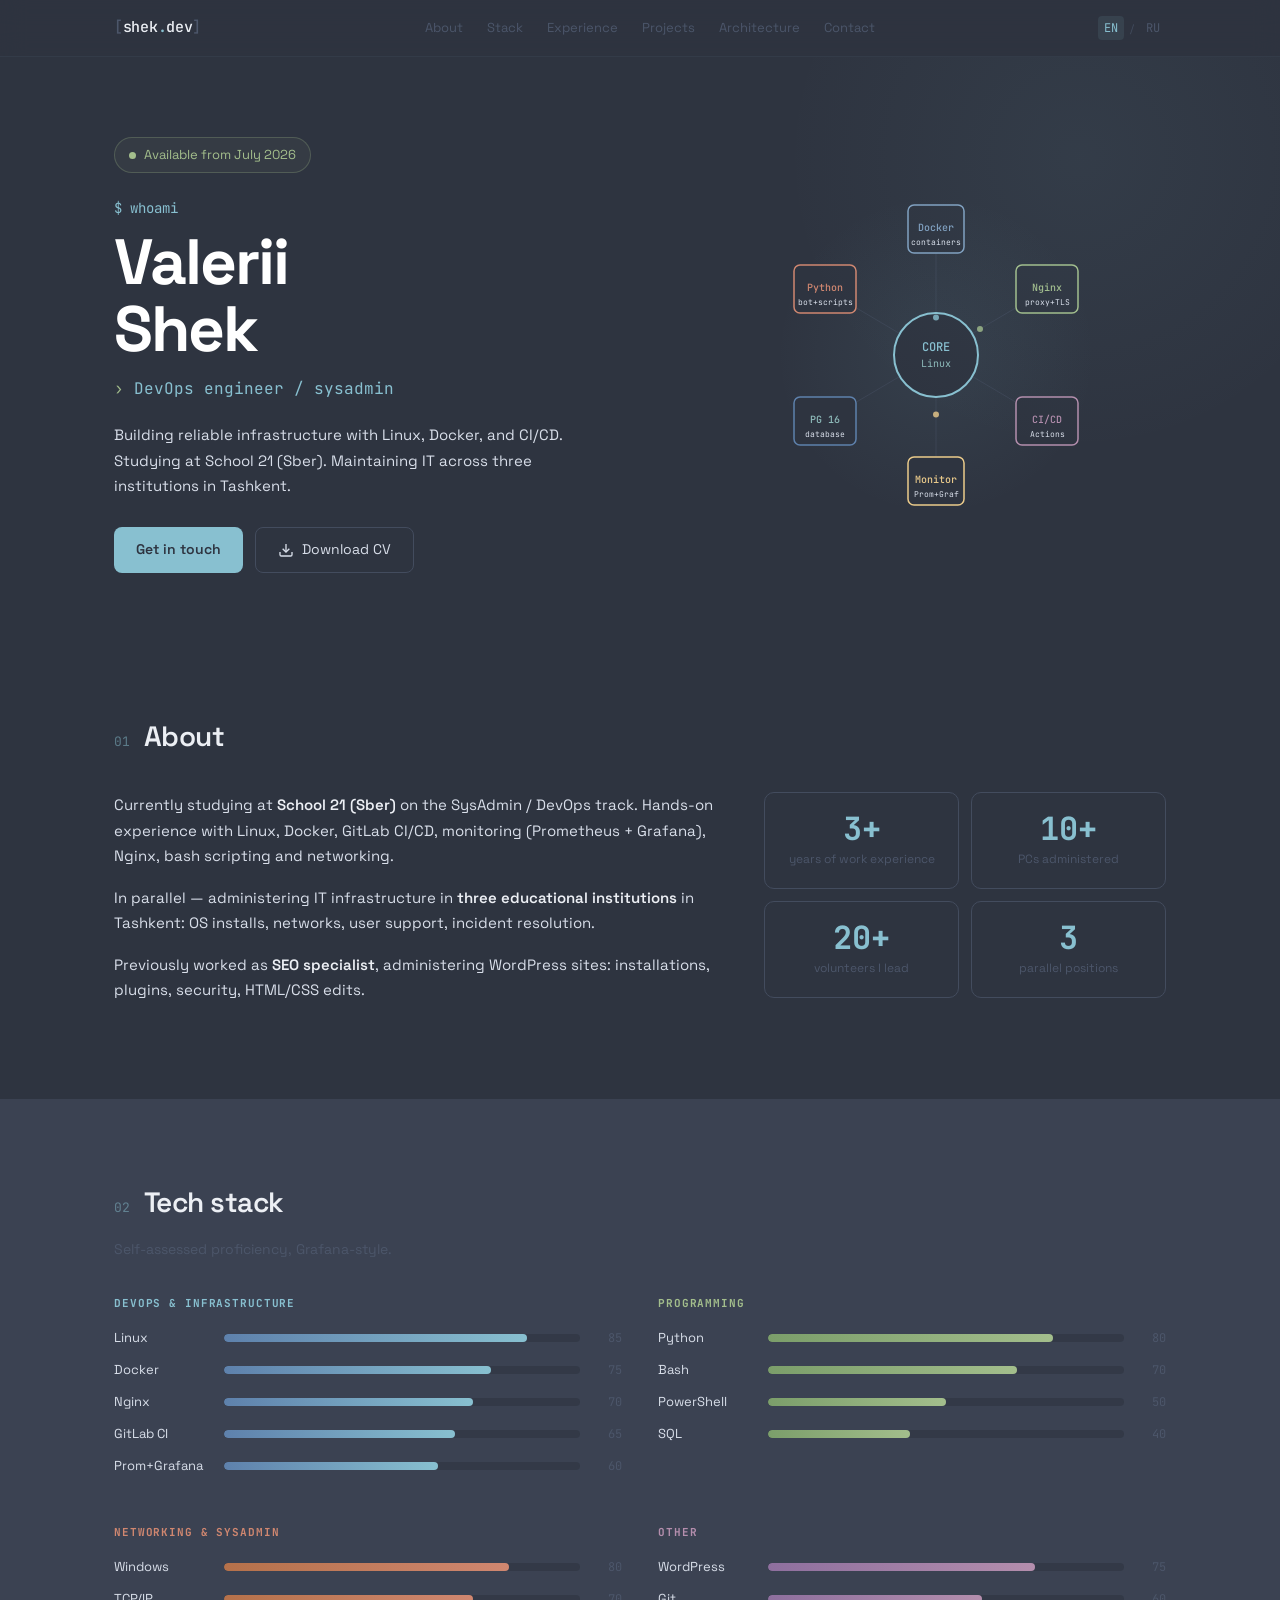
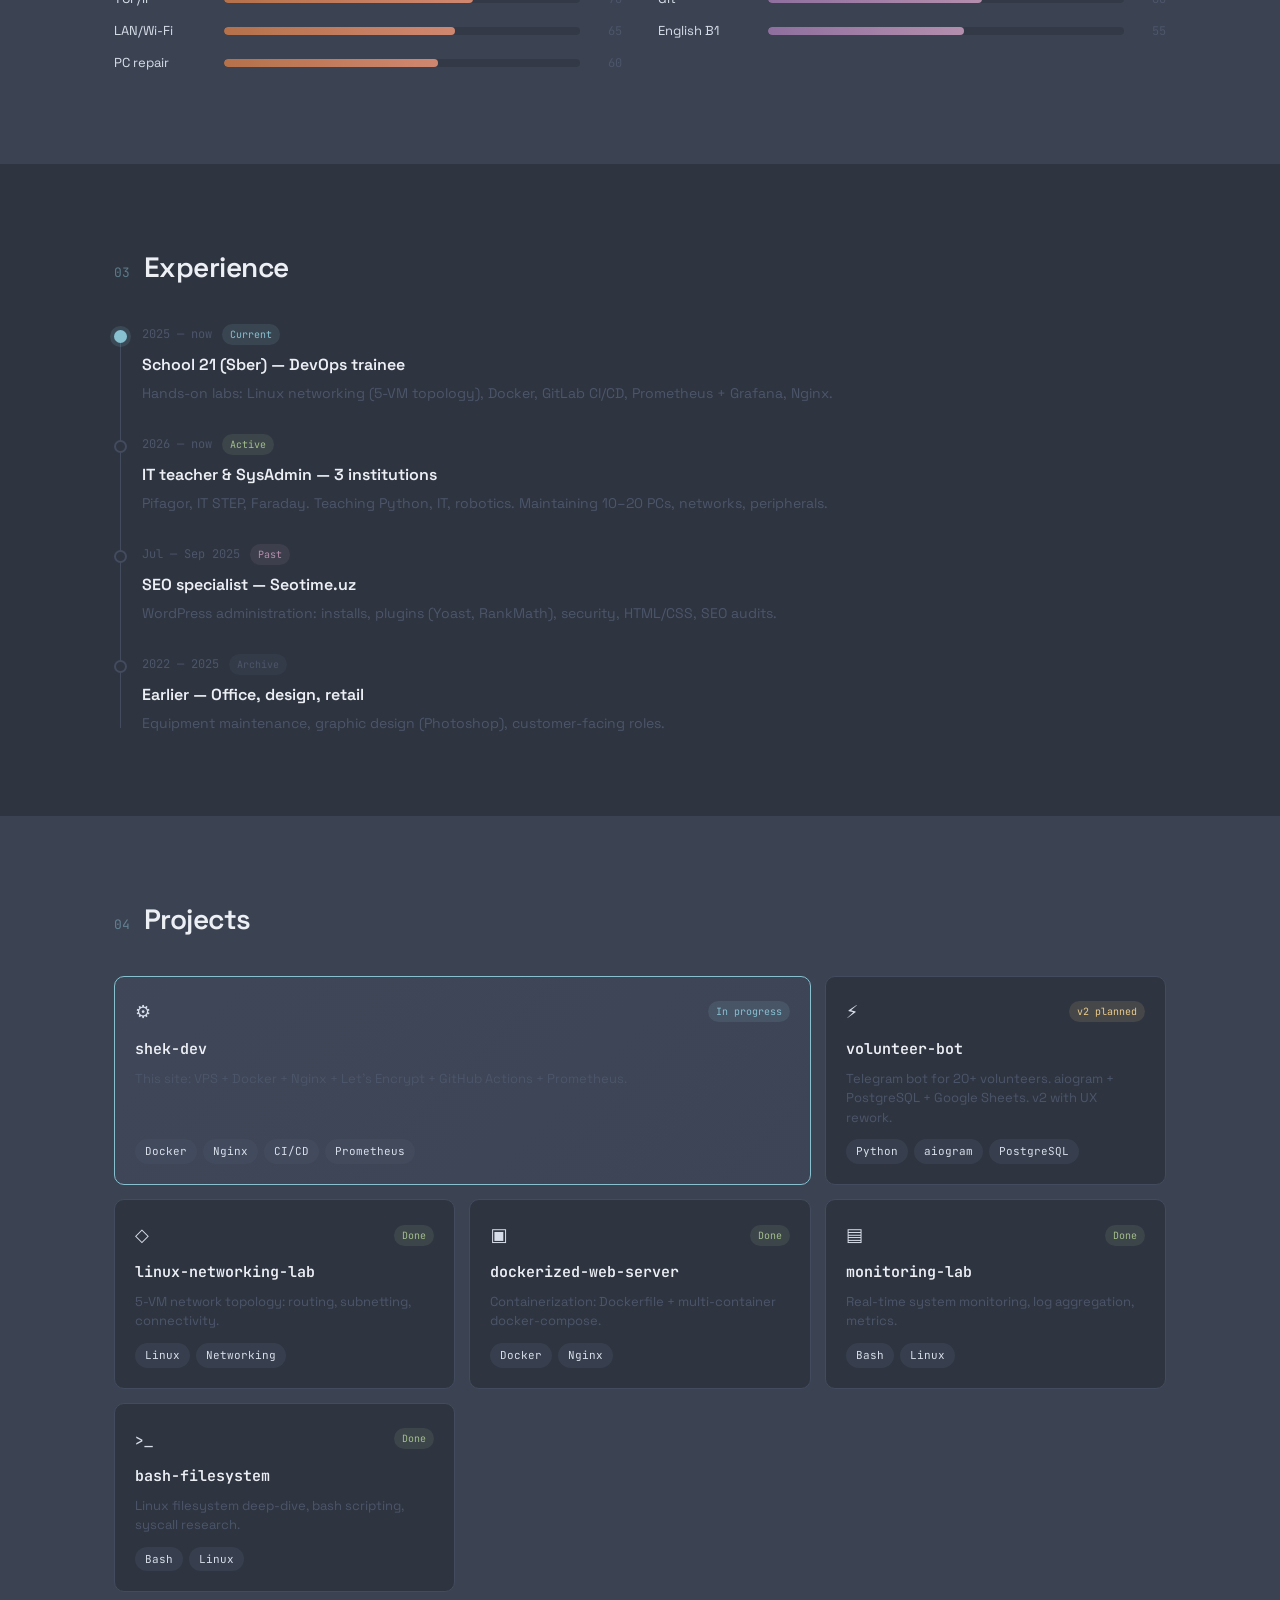
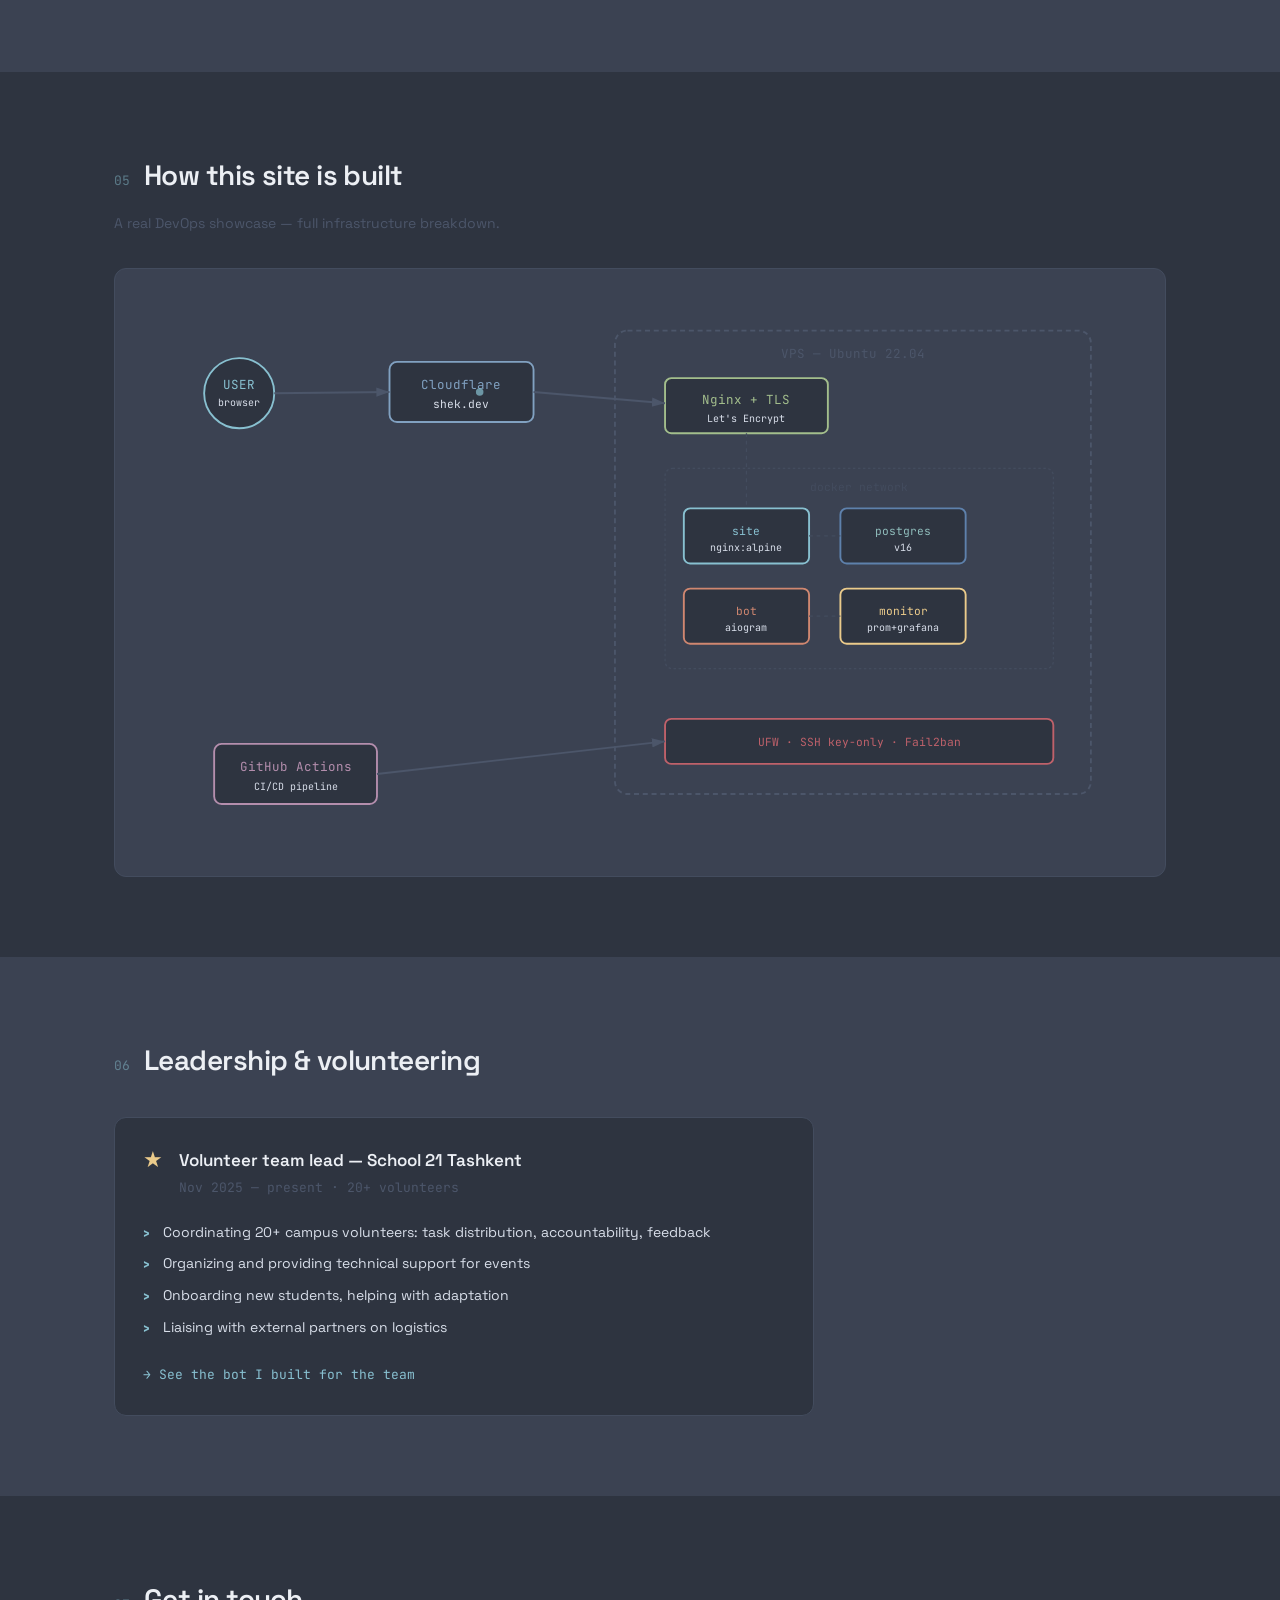
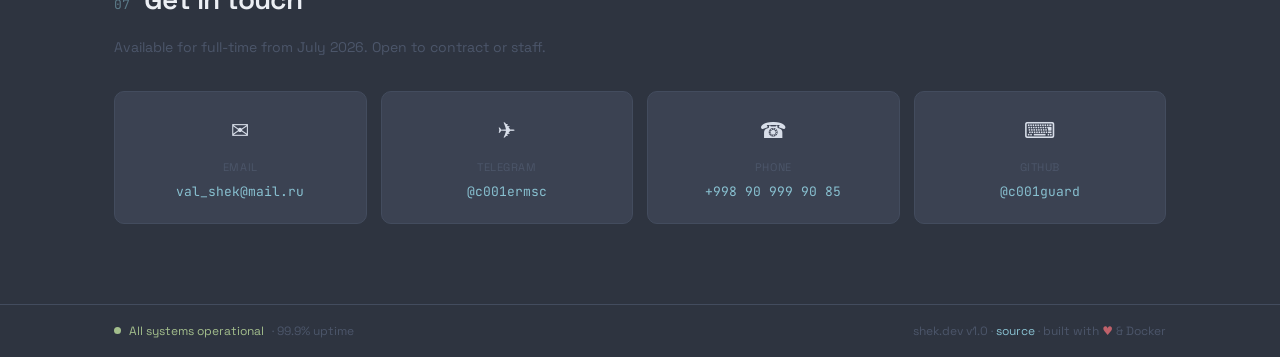
<file: site/public/index.html>
<!DOCTYPE html>
<html lang="en">
<head>
  <meta charset="UTF-8">
  <meta name="viewport" content="width=device-width, initial-scale=1.0">
  <meta name="description" content="Valerii Shek — DevOps Engineer. Self-hosted portfolio with Docker, CI/CD, monitoring.">
  <title>Valerii Shek — DevOps Engineer</title>
  <link rel="preconnect" href="https://fonts.googleapis.com">
  <link rel="preconnect" href="https://fonts.gstatic.com" crossorigin>
  <link href="https://fonts.googleapis.com/css2?family=JetBrains+Mono:wght@400;500&family=Space+Grotesk:wght@400;500;600;700&display=swap" rel="stylesheet">
  <link rel="stylesheet" href="styles.css">
</head>
<body>
  <header class="header" id="top">
    <div class="container header-inner">
      <a href="#top" class="logo"><span class="lo">[</span>shek<span class="ld">.</span>dev<span class="lo">]</span></a>
      <nav class="nav" id="nav">
        <a href="#about" data-i18n="nav.about">About</a>
        <a href="#stack" data-i18n="nav.stack">Stack</a>
        <a href="#exp" data-i18n="nav.exp">Experience</a>
        <a href="#projects" data-i18n="nav.projects">Projects</a>
        <a href="#arch" data-i18n="nav.arch">Architecture</a>
        <a href="#contact" data-i18n="nav.contact">Contact</a>
      </nav>
      <div class="lang" id="langSwitcher">
        <button class="lang-btn active" data-lang="en">EN</button>
        <span class="lang-sep">/</span>
        <button class="lang-btn" data-lang="ru">RU</button>
      </div>
    </div>
  </header>

  <section class="hero">
    <div class="hero-glow"></div>
    <div class="container hero-grid">
      <div class="hero-left">
        <div class="badge-avail"><span class="badge-dot"></span><span data-i18n="hero.avail">Available from July 2026</span></div>
        <p class="hero-cmd">$ whoami</p>
        <h1 class="hero-name">Valerii<br>Shek</h1>
        <p class="hero-role"><span class="hero-caret">›</span> <span data-i18n="hero.role">DevOps engineer / sysadmin</span></p>
        <p class="hero-desc" data-i18n="hero.desc">Building reliable infrastructure with Linux, Docker, and CI/CD. Studying at School 21 (Sber). Maintaining IT across three institutions in Tashkent.</p>
        <div class="hero-btns">
          <a href="#contact" class="btn-prim" data-i18n="hero.cta1">Get in touch</a>
          <a href="resume.pdf" class="btn-sec" download><svg width="16" height="16" viewBox="0 0 24 24" fill="none" stroke="currentColor" stroke-width="2"><path d="M21 15v4a2 2 0 01-2 2H5a2 2 0 01-2-2v-4"/><polyline points="7 10 12 15 17 10"/><line x1="12" y1="15" x2="12" y2="3"/></svg><span data-i18n="hero.cta2">Download CV</span></a>
        </div>
      </div>
      <div class="hero-right">
        <svg viewBox="0 0 360 360" class="hero-svg" role="img" aria-label="Infrastructure node graph">
          <defs>
            <radialGradient id="glow" cx="50%" cy="50%" r="50%"><stop offset="0%" stop-color="#88C0D0" stop-opacity="0.08"/><stop offset="100%" stop-color="#88C0D0" stop-opacity="0"/></radialGradient>
          </defs>
          <circle cx="180" cy="180" r="160" fill="url(#glow)"/>
          <g stroke="#434C5E" stroke-width="1" fill="none" opacity="0.6">
            <line x1="180" y1="180" x2="180" y2="55"/><line x1="180" y1="180" x2="290" y2="115"/>
            <line x1="180" y1="180" x2="290" y2="245"/><line x1="180" y1="180" x2="180" y2="305"/>
            <line x1="180" y1="180" x2="70" y2="245"/><line x1="180" y1="180" x2="70" y2="115"/>
          </g>
          <circle cx="180" cy="180" r="42" fill="#2E3440" stroke="#88C0D0" stroke-width="2"/>
          <text x="180" y="176" text-anchor="middle" fill="#88C0D0" font-family="JetBrains Mono" font-size="12" font-weight="500">CORE</text>
          <text x="180" y="192" text-anchor="middle" fill="#8FBCBB" font-family="JetBrains Mono" font-size="10">Linux</text>
          <g class="nd"><rect x="152" y="30" width="56" height="48" rx="6" fill="#2E3440" stroke="#81A1C1" stroke-width="1.5"/><text x="180" y="56" text-anchor="middle" fill="#81A1C1" font-family="JetBrains Mono" font-size="10" font-weight="500">Docker</text><text x="180" y="70" text-anchor="middle" fill="#D8DEE9" font-family="JetBrains Mono" font-size="8">containers</text></g>
          <g class="nd"><rect x="260" y="90" width="62" height="48" rx="6" fill="#2E3440" stroke="#A3BE8C" stroke-width="1.5"/><text x="291" y="116" text-anchor="middle" fill="#A3BE8C" font-family="JetBrains Mono" font-size="10" font-weight="500">Nginx</text><text x="291" y="130" text-anchor="middle" fill="#D8DEE9" font-family="JetBrains Mono" font-size="8">proxy+TLS</text></g>
          <g class="nd"><rect x="260" y="222" width="62" height="48" rx="6" fill="#2E3440" stroke="#B48EAD" stroke-width="1.5"/><text x="291" y="248" text-anchor="middle" fill="#B48EAD" font-family="JetBrains Mono" font-size="10" font-weight="500">CI/CD</text><text x="291" y="262" text-anchor="middle" fill="#D8DEE9" font-family="JetBrains Mono" font-size="8">Actions</text></g>
          <g class="nd"><rect x="152" y="282" width="56" height="48" rx="6" fill="#2E3440" stroke="#EBCB8B" stroke-width="1.5"/><text x="180" y="308" text-anchor="middle" fill="#EBCB8B" font-family="JetBrains Mono" font-size="10" font-weight="500">Monitor</text><text x="180" y="322" text-anchor="middle" fill="#D8DEE9" font-family="JetBrains Mono" font-size="8">Prom+Graf</text></g>
          <g class="nd"><rect x="38" y="222" width="62" height="48" rx="6" fill="#2E3440" stroke="#5E81AC" stroke-width="1.5"/><text x="69" y="248" text-anchor="middle" fill="#8FBCBB" font-family="JetBrains Mono" font-size="10" font-weight="500">PG 16</text><text x="69" y="262" text-anchor="middle" fill="#D8DEE9" font-family="JetBrains Mono" font-size="8">database</text></g>
          <g class="nd"><rect x="38" y="90" width="62" height="48" rx="6" fill="#2E3440" stroke="#D08770" stroke-width="1.5"/><text x="69" y="116" text-anchor="middle" fill="#D08770" font-family="JetBrains Mono" font-size="10" font-weight="500">Python</text><text x="69" y="130" text-anchor="middle" fill="#D8DEE9" font-family="JetBrains Mono" font-size="8">bot+scripts</text></g>
          <circle r="3" fill="#88C0D0" opacity="0.8"><animateMotion dur="3s" repeatCount="indefinite" path="M 180 55 L 180 180"/></circle>
          <circle r="3" fill="#A3BE8C" opacity="0.8"><animateMotion dur="3.5s" repeatCount="indefinite" path="M 290 115 L 180 180"/></circle>
          <circle r="3" fill="#EBCB8B" opacity="0.8"><animateMotion dur="4s" repeatCount="indefinite" path="M 180 305 L 180 180"/></circle>
        </svg>
      </div>
    </div>
  </section>

  <section class="sec" id="about">
    <div class="container">
      <div class="sec-head"><span class="sec-n">01</span><h2 data-i18n="about.title">About</h2></div>
      <div class="about-grid">
        <div class="about-txt">
          <p data-i18n="about.p1">Currently studying at <strong>School 21 (Sber)</strong> on the SysAdmin / DevOps track. Hands-on experience with Linux, Docker, GitLab CI/CD, monitoring (Prometheus + Grafana), Nginx, bash scripting and networking.</p>
          <p data-i18n="about.p2">In parallel — administering IT infrastructure in <strong>three educational institutions</strong> in Tashkent: OS installs, networks, user support, incident resolution.</p>
          <p data-i18n="about.p3">Previously worked as <strong>SEO specialist</strong>, administering WordPress sites: installations, plugins, security, HTML/CSS edits.</p>
        </div>
        <div class="stats-grid">
          <div class="stat-card"><div class="stat-n">3+</div><div class="stat-l" data-i18n="about.s1">years of work experience</div></div>
          <div class="stat-card"><div class="stat-n">10+</div><div class="stat-l" data-i18n="about.s2">PCs administered</div></div>
          <div class="stat-card"><div class="stat-n">20+</div><div class="stat-l" data-i18n="about.s3">volunteers I lead</div></div>
          <div class="stat-card"><div class="stat-n">3</div><div class="stat-l" data-i18n="about.s4">parallel positions</div></div>
        </div>
      </div>
    </div>
  </section>

  <section class="sec sec-alt" id="stack">
    <div class="container">
      <div class="sec-head"><span class="sec-n">02</span><h2 data-i18n="stack.title">Tech stack</h2></div>
      <p class="sec-sub" data-i18n="stack.sub">Self-assessed proficiency, Grafana-style.</p>
      <div class="stack-grid" id="stackGrid">
        <div class="stack-col">
          <h3 class="stack-cat cat-frost" data-i18n="stack.c1">DevOps &amp; infrastructure</h3>
          <div class="bar" data-level="85"><span class="bar-nm">Linux</span><div class="bar-track"><div class="bar-fill bf-frost"></div></div><span class="bar-v">85</span></div>
          <div class="bar" data-level="75"><span class="bar-nm">Docker</span><div class="bar-track"><div class="bar-fill bf-frost"></div></div><span class="bar-v">75</span></div>
          <div class="bar" data-level="70"><span class="bar-nm">Nginx</span><div class="bar-track"><div class="bar-fill bf-frost"></div></div><span class="bar-v">70</span></div>
          <div class="bar" data-level="65"><span class="bar-nm">GitLab CI</span><div class="bar-track"><div class="bar-fill bf-frost"></div></div><span class="bar-v">65</span></div>
          <div class="bar" data-level="60"><span class="bar-nm">Prom+Grafana</span><div class="bar-track"><div class="bar-fill bf-frost"></div></div><span class="bar-v">60</span></div>
        </div>
        <div class="stack-col">
          <h3 class="stack-cat cat-green" data-i18n="stack.c2">Programming</h3>
          <div class="bar" data-level="80"><span class="bar-nm">Python</span><div class="bar-track"><div class="bar-fill bf-green"></div></div><span class="bar-v">80</span></div>
          <div class="bar" data-level="70"><span class="bar-nm">Bash</span><div class="bar-track"><div class="bar-fill bf-green"></div></div><span class="bar-v">70</span></div>
          <div class="bar" data-level="50"><span class="bar-nm">PowerShell</span><div class="bar-track"><div class="bar-fill bf-green"></div></div><span class="bar-v">50</span></div>
          <div class="bar" data-level="40"><span class="bar-nm">SQL</span><div class="bar-track"><div class="bar-fill bf-green"></div></div><span class="bar-v">40</span></div>
        </div>
        <div class="stack-col">
          <h3 class="stack-cat cat-orange" data-i18n="stack.c3">Networking &amp; sysadmin</h3>
          <div class="bar" data-level="80"><span class="bar-nm">Windows</span><div class="bar-track"><div class="bar-fill bf-orange"></div></div><span class="bar-v">80</span></div>
          <div class="bar" data-level="70"><span class="bar-nm">TCP/IP</span><div class="bar-track"><div class="bar-fill bf-orange"></div></div><span class="bar-v">70</span></div>
          <div class="bar" data-level="65"><span class="bar-nm">LAN/Wi-Fi</span><div class="bar-track"><div class="bar-fill bf-orange"></div></div><span class="bar-v">65</span></div>
          <div class="bar" data-level="60"><span class="bar-nm">PC repair</span><div class="bar-track"><div class="bar-fill bf-orange"></div></div><span class="bar-v">60</span></div>
        </div>
        <div class="stack-col">
          <h3 class="stack-cat cat-purple" data-i18n="stack.c4">Other</h3>
          <div class="bar" data-level="75"><span class="bar-nm">WordPress</span><div class="bar-track"><div class="bar-fill bf-purple"></div></div><span class="bar-v">75</span></div>
          <div class="bar" data-level="60"><span class="bar-nm">Git</span><div class="bar-track"><div class="bar-fill bf-purple"></div></div><span class="bar-v">60</span></div>
          <div class="bar" data-level="55"><span class="bar-nm">English B1</span><div class="bar-track"><div class="bar-fill bf-purple"></div></div><span class="bar-v">55</span></div>
        </div>
      </div>
    </div>
  </section>

  <section class="sec" id="exp">
    <div class="container">
      <div class="sec-head"><span class="sec-n">03</span><h2 data-i18n="exp.title">Experience</h2></div>
      <div class="tl">
        <div class="tl-item"><div class="tl-dot tl-active"></div><div class="tl-body"><div class="tl-meta"><span class="tl-date">2025 — now</span><span class="tl-tag tag-frost" data-i18n="exp.tc">Current</span></div><h3 data-i18n="exp.r1">School 21 (Sber) — DevOps trainee</h3><p data-i18n="exp.d1">Hands-on labs: Linux networking (5-VM topology), Docker, GitLab CI/CD, Prometheus + Grafana, Nginx.</p></div></div>
        <div class="tl-item"><div class="tl-dot"></div><div class="tl-body"><div class="tl-meta"><span class="tl-date">2026 — now</span><span class="tl-tag tag-green" data-i18n="exp.ta">Active</span></div><h3 data-i18n="exp.r2">IT teacher &amp; SysAdmin — 3 institutions</h3><p data-i18n="exp.d2">Pifagor, IT STEP, Faraday. Teaching Python, IT, robotics. Maintaining 10–20 PCs, networks, peripherals.</p></div></div>
        <div class="tl-item"><div class="tl-dot"></div><div class="tl-body"><div class="tl-meta"><span class="tl-date">Jul — Sep 2025</span><span class="tl-tag tag-purple" data-i18n="exp.tp">Past</span></div><h3 data-i18n="exp.r3">SEO specialist — Seotime.uz</h3><p data-i18n="exp.d3">WordPress administration: installs, plugins (Yoast, RankMath), security, HTML/CSS, SEO audits.</p></div></div>
        <div class="tl-item"><div class="tl-dot"></div><div class="tl-body"><div class="tl-meta"><span class="tl-date">2022 — 2025</span><span class="tl-tag tag-gray" data-i18n="exp.tx">Archive</span></div><h3 data-i18n="exp.r4">Earlier — Office, design, retail</h3><p data-i18n="exp.d4">Equipment maintenance, graphic design (Photoshop), customer-facing roles.</p></div></div>
      </div>
    </div>
  </section>

  <section class="sec sec-alt" id="projects">
    <div class="container">
      <div class="sec-head"><span class="sec-n">04</span><h2 data-i18n="proj.title">Projects</h2></div>
      <div class="proj-grid">
        <a href="https://github.com/c001guard/shek-dev" target="_blank" rel="noopener" class="proj feat"><div class="proj-top"><span class="proj-ico">⚙</span><span class="proj-st st-prog" data-i18n="proj.sp">In progress</span></div><h3>shek-dev</h3><p data-i18n="proj.pd1">This site: VPS + Docker + Nginx + Let's Encrypt + GitHub Actions + Prometheus.</p><div class="proj-tags"><span>Docker</span><span>Nginx</span><span>CI/CD</span><span>Prometheus</span></div></a>
        <a href="https://github.com/c001guard/volunteer_bot" target="_blank" rel="noopener" class="proj"><div class="proj-top"><span class="proj-ico">⚡</span><span class="proj-st st-reb" data-i18n="proj.sr">v2 planned</span></div><h3>volunteer-bot</h3><p data-i18n="proj.pd2">Telegram bot for 20+ volunteers. aiogram + PostgreSQL + Google Sheets. v2 with UX rework.</p><div class="proj-tags"><span>Python</span><span>aiogram</span><span>PostgreSQL</span></div></a>
        <a href="https://github.com/c001guard/Linux-Networking-Lab" target="_blank" rel="noopener" class="proj"><div class="proj-top"><span class="proj-ico">◇</span><span class="proj-st st-done" data-i18n="proj.sd">Done</span></div><h3>linux-networking-lab</h3><p data-i18n="proj.pd3">5-VM network topology: routing, subnetting, connectivity.</p><div class="proj-tags"><span>Linux</span><span>Networking</span></div></a>
        <a href="https://github.com/c001guard/Dockerized-Web-Server-Infrastructure-Lab" target="_blank" rel="noopener" class="proj"><div class="proj-top"><span class="proj-ico">▣</span><span class="proj-st st-done" data-i18n="proj.sd">Done</span></div><h3>dockerized-web-server</h3><p data-i18n="proj.pd4">Containerization: Dockerfile + multi-container docker-compose.</p><div class="proj-tags"><span>Docker</span><span>Nginx</span></div></a>
        <a href="https://github.com/c001guard/Linux-Automation-Logging-and-Monitoring-Lab" target="_blank" rel="noopener" class="proj"><div class="proj-top"><span class="proj-ico">▤</span><span class="proj-st st-done" data-i18n="proj.sd">Done</span></div><h3>monitoring-lab</h3><p data-i18n="proj.pd5">Real-time system monitoring, log aggregation, metrics.</p><div class="proj-tags"><span>Bash</span><span>Linux</span></div></a>
        <a href="https://github.com/c001guard/Bash-System-Filesystem-Research" target="_blank" rel="noopener" class="proj"><div class="proj-top"><span class="proj-ico">›_</span><span class="proj-st st-done" data-i18n="proj.sd">Done</span></div><h3>bash-filesystem</h3><p data-i18n="proj.pd6">Linux filesystem deep-dive, bash scripting, syscall research.</p><div class="proj-tags"><span>Bash</span><span>Linux</span></div></a>
      </div>
    </div>
  </section>

  <section class="sec" id="arch">
    <div class="container">
      <div class="sec-head"><span class="sec-n">05</span><h2 data-i18n="arch.title">How this site is built</h2></div>
      <p class="sec-sub" data-i18n="arch.sub">A real DevOps showcase — full infrastructure breakdown.</p>
      <div class="arch-box">
        <svg viewBox="0 0 800 440" class="arch-svg" role="img" aria-label="Architecture diagram">
          <defs><pattern id="g" width="40" height="40" patternUnits="userSpaceOnUse"><path d="M40 0L0 0 0 40" fill="none" stroke="#3B4252" stroke-width="0.5"/></pattern><marker id="a" markerWidth="8" markerHeight="8" refX="7" refY="2.5" orient="auto"><path d="M0,0L0,5L7,2.5z" fill="#4C566A"/></marker></defs>
          <rect width="800" height="440" fill="url(#g)" opacity="0.2"/>
          <circle cx="80" cy="80" r="28" fill="#2E3440" stroke="#88C0D0" stroke-width="1.5"/>
          <text x="80" y="77" text-anchor="middle" fill="#88C0D0" font-family="JetBrains Mono" font-size="10">USER</text>
          <text x="80" y="90" text-anchor="middle" fill="#D8DEE9" font-family="JetBrains Mono" font-size="8">browser</text>
          <rect x="200" y="55" width="115" height="48" rx="6" fill="#2E3440" stroke="#81A1C1" stroke-width="1.5"/>
          <text x="257" y="77" text-anchor="middle" fill="#81A1C1" font-family="JetBrains Mono" font-size="10">Cloudflare</text>
          <text x="257" y="92" text-anchor="middle" fill="#D8DEE9" font-family="JetBrains Mono" font-size="9">shek.dev</text>
          <rect x="380" y="30" width="380" height="370" rx="10" fill="none" stroke="#4C566A" stroke-width="1.5" stroke-dasharray="4 3"/>
          <text x="570" y="52" text-anchor="middle" fill="#4C566A" font-family="JetBrains Mono" font-size="10">VPS — Ubuntu 22.04</text>
          <rect x="420" y="68" width="130" height="44" rx="5" fill="#2E3440" stroke="#A3BE8C" stroke-width="1.5"/>
          <text x="485" y="89" text-anchor="middle" fill="#A3BE8C" font-family="JetBrains Mono" font-size="10">Nginx + TLS</text>
          <text x="485" y="103" text-anchor="middle" fill="#D8DEE9" font-family="JetBrains Mono" font-size="8">Let's Encrypt</text>
          <rect x="420" y="140" width="310" height="160" rx="6" fill="none" stroke="#434C5E" stroke-width="1" stroke-dasharray="2 2"/>
          <text x="575" y="158" text-anchor="middle" fill="#434C5E" font-family="JetBrains Mono" font-size="9">docker network</text>
          <rect x="435" y="172" width="100" height="44" rx="5" fill="#2E3440" stroke="#88C0D0" stroke-width="1.5"/>
          <text x="485" y="193" text-anchor="middle" fill="#88C0D0" font-family="JetBrains Mono" font-size="9">site</text>
          <text x="485" y="206" text-anchor="middle" fill="#D8DEE9" font-family="JetBrains Mono" font-size="8">nginx:alpine</text>
          <rect x="435" y="236" width="100" height="44" rx="5" fill="#2E3440" stroke="#D08770" stroke-width="1.5"/>
          <text x="485" y="257" text-anchor="middle" fill="#D08770" font-family="JetBrains Mono" font-size="9">bot</text>
          <text x="485" y="270" text-anchor="middle" fill="#D8DEE9" font-family="JetBrains Mono" font-size="8">aiogram</text>
          <rect x="560" y="172" width="100" height="44" rx="5" fill="#2E3440" stroke="#5E81AC" stroke-width="1.5"/>
          <text x="610" y="193" text-anchor="middle" fill="#8FBCBB" font-family="JetBrains Mono" font-size="9">postgres</text>
          <text x="610" y="206" text-anchor="middle" fill="#D8DEE9" font-family="JetBrains Mono" font-size="8">v16</text>
          <rect x="560" y="236" width="100" height="44" rx="5" fill="#2E3440" stroke="#EBCB8B" stroke-width="1.5"/>
          <text x="610" y="257" text-anchor="middle" fill="#EBCB8B" font-family="JetBrains Mono" font-size="9">monitor</text>
          <text x="610" y="270" text-anchor="middle" fill="#D8DEE9" font-family="JetBrains Mono" font-size="8">prom+grafana</text>
          <rect x="420" y="340" width="310" height="36" rx="5" fill="#2E3440" stroke="#BF616A" stroke-width="1.5"/>
          <text x="575" y="362" text-anchor="middle" fill="#BF616A" font-family="JetBrains Mono" font-size="9">UFW · SSH key-only · Fail2ban</text>
          <rect x="60" y="360" width="130" height="48" rx="6" fill="#2E3440" stroke="#B48EAD" stroke-width="1.5"/>
          <text x="125" y="382" text-anchor="middle" fill="#B48EAD" font-family="JetBrains Mono" font-size="10">GitHub Actions</text>
          <text x="125" y="397" text-anchor="middle" fill="#D8DEE9" font-family="JetBrains Mono" font-size="8">CI/CD pipeline</text>
          <g stroke="#4C566A" stroke-width="1.5" fill="none" marker-end="url(#a)"><line x1="108" y1="80" x2="200" y2="79"/><line x1="315" y1="79" x2="420" y2="88"/><line x1="190" y1="384" x2="420" y2="358"/></g>
          <g stroke="#434C5E" stroke-width="1" stroke-dasharray="3 3" fill="none"><line x1="485" y1="112" x2="485" y2="172"/><line x1="535" y1="194" x2="560" y2="194"/><line x1="535" y1="258" x2="560" y2="258"/></g>
          <circle r="3" fill="#88C0D0" opacity="0.7"><animateMotion dur="4s" repeatCount="indefinite" path="M108,80 L200,79 L315,79 L420,88"/></circle>
        </svg>
      </div>
    </div>
  </section>

  <section class="sec sec-alt" id="vol">
    <div class="container">
      <div class="sec-head"><span class="sec-n">06</span><h2 data-i18n="vol.title">Leadership &amp; volunteering</h2></div>
      <div class="vol-card">
        <div class="vol-head"><div class="vol-star">★</div><div><h3 data-i18n="vol.role">Volunteer team lead — School 21 Tashkent</h3><p class="vol-per" data-i18n="vol.per">Nov 2025 — present · 20+ volunteers</p></div></div>
        <ul>
          <li data-i18n="vol.b1">Coordinating 20+ campus volunteers: task distribution, accountability, feedback</li>
          <li data-i18n="vol.b2">Organizing and providing technical support for events</li>
          <li data-i18n="vol.b3">Onboarding new students, helping with adaptation</li>
          <li data-i18n="vol.b4">Liaising with external partners on logistics</li>
        </ul>
        <a href="https://github.com/c001guard/volunteer_bot" target="_blank" rel="noopener" class="vol-link" data-i18n="vol.bot">→ See the bot I built for the team</a>
      </div>
    </div>
  </section>

  <section class="sec" id="contact">
    <div class="container">
      <div class="sec-head"><span class="sec-n">07</span><h2 data-i18n="contact.title">Get in touch</h2></div>
      <p class="sec-sub" data-i18n="contact.sub">Available for full-time from July 2026. Open to contract or staff.</p>
      <div class="cnt-grid">
        <a href="mailto:val_shek@mail.ru" class="cnt"><div class="cnt-ico">✉</div><div class="cnt-lab">Email</div><div class="cnt-val">val_shek@mail.ru</div></a>
        <a href="https://t.me/c001ermsc" target="_blank" rel="noopener" class="cnt"><div class="cnt-ico">✈</div><div class="cnt-lab">Telegram</div><div class="cnt-val">@c001ermsc</div></a>
        <a href="tel:+998909999085" class="cnt"><div class="cnt-ico">☎</div><div class="cnt-lab">Phone</div><div class="cnt-val">+998 90 999 90 85</div></a>
        <a href="https://github.com/c001guard" target="_blank" rel="noopener" class="cnt"><div class="cnt-ico">⌨</div><div class="cnt-lab">GitHub</div><div class="cnt-val">@c001guard</div></a>
      </div>
    </div>
  </section>

  <footer class="footer">
    <div class="container footer-inner">
      <div class="ft-left"><span class="badge-dot"></span><span data-i18n="ft.up">All systems operational</span><span class="ft-dim"> · 99.9% uptime</span></div>
      <div class="ft-right"><span>shek.dev v1.0</span><span class="ft-dim"> · </span><a href="https://github.com/c001guard/shek-dev" target="_blank" rel="noopener">source</a><span class="ft-dim"> · built with </span><span class="heart">♥</span><span class="ft-dim"> &amp; Docker</span></div>
    </div>
  </footer>

  <script src="i18n.js"></script>
  <script src="main.js"></script>
</body>
</html>
</file>
<file: site/public/styles.css>
:root {
  --nord0: #2E3440; --nord1: #3B4252; --nord2: #434C5E; --nord3: #4C566A;
  --nord4: #D8DEE9; --nord5: #E5E9F0; --nord6: #ECEFF4;
  --frost0: #8FBCBB; --frost1: #88C0D0; --frost2: #81A1C1; --frost3: #5E81AC;
  --red: #BF616A; --orange: #D08770; --yellow: #EBCB8B; --green: #A3BE8C; --purple: #B48EAD;
  --body-font: 'Space Grotesk', system-ui, sans-serif;
  --mono: 'JetBrains Mono', 'Fira Code', monospace;
}

*, *::before, *::after { box-sizing: border-box; margin: 0; padding: 0; }
html { scroll-behavior: smooth; font-size: 16px; }
body { font-family: var(--body-font); background: var(--nord0); color: var(--nord4); line-height: 1.7; -webkit-font-smoothing: antialiased; }
a { color: inherit; text-decoration: none; }
img { max-width: 100%; display: block; }
strong { color: var(--nord6); font-weight: 600; }

.container { max-width: 1100px; margin: 0 auto; padding: 0 24px; }

/* ===== HEADER ===== */
.header { position: sticky; top: 0; z-index: 100; background: rgba(46,52,64,0.85); backdrop-filter: blur(12px); border-bottom: 1px solid rgba(67,76,94,0.5); }
.header-inner { display: flex; align-items: center; justify-content: space-between; height: 56px; }
.logo { font-family: var(--mono); font-size: 15px; font-weight: 500; color: var(--nord6); letter-spacing: -0.02em; }
.lo { color: var(--nord3); } .ld { color: var(--frost1); }
.nav { display: flex; gap: 24px; }
.nav a { font-size: 13px; color: var(--nord3); transition: color 0.2s; }
.nav a:hover { color: var(--frost1); }
.lang { display: flex; align-items: center; gap: 6px; }
.lang-btn { background: none; border: none; color: var(--nord3); font-family: var(--mono); font-size: 12px; cursor: pointer; padding: 4px 6px; border-radius: 4px; transition: all 0.2s; }
.lang-btn.active { color: var(--frost1); background: rgba(136,192,208,0.1); }
.lang-sep { color: var(--nord2); font-size: 11px; }

/* ===== HERO ===== */
.hero { position: relative; overflow: hidden; padding: 80px 0 60px; }
.hero-glow { position: absolute; top: -200px; right: -100px; width: 600px; height: 600px; background: radial-gradient(circle, rgba(136,192,208,0.06) 0%, transparent 70%); pointer-events: none; }
.hero-grid { display: grid; grid-template-columns: 1.2fr 1fr; gap: 40px; align-items: center; }
.badge-avail { display: inline-flex; align-items: center; gap: 8px; padding: 6px 14px; border-radius: 100px; border: 1px solid rgba(163,190,140,0.25); background: rgba(163,190,140,0.06); font-size: 13px; color: var(--green); margin-bottom: 24px; }
.badge-dot { width: 7px; height: 7px; border-radius: 50%; background: var(--green); animation: pulse 2s infinite; }
@keyframes pulse { 0%, 100% { opacity: 1; } 50% { opacity: 0.4; } }
.hero-cmd { font-family: var(--mono); font-size: 14px; color: var(--frost1); margin-bottom: 8px; }
.hero-name { font-size: clamp(40px, 6vw, 64px); font-weight: 700; line-height: 1.05; color: #FFFFFF; letter-spacing: -0.03em; margin-bottom: 12px; }
.hero-role { font-family: var(--mono); font-size: 16px; color: var(--frost1); margin-bottom: 20px; }
.hero-caret { color: var(--green); }
.hero-desc { font-size: 15px; color: var(--nord4); line-height: 1.7; margin-bottom: 28px; max-width: 480px; }
.hero-btns { display: flex; gap: 12px; flex-wrap: wrap; }
.btn-prim { display: inline-flex; align-items: center; gap: 8px; padding: 10px 22px; background: var(--frost1); color: var(--nord0); font-size: 14px; font-weight: 600; border-radius: 8px; transition: all 0.2s; }
.btn-prim:hover { background: var(--frost0); transform: translateY(-1px); }
.btn-sec { display: inline-flex; align-items: center; gap: 8px; padding: 10px 22px; background: transparent; color: var(--nord4); border: 1px solid var(--nord2); font-size: 14px; border-radius: 8px; transition: all 0.2s; }
.btn-sec:hover { border-color: var(--frost1); color: var(--frost1); }
.hero-right { display: flex; justify-content: center; }
.hero-svg { width: 100%; max-width: 360px; height: auto; }
.hero-svg .nd rect { transition: transform 0.3s; transform-origin: center; }
.hero-svg .nd:hover rect { transform: scale(1.06); }

/* ===== SECTIONS ===== */
.sec { padding: 80px 0; }
.sec-alt { background: var(--nord1); }
.sec-head { display: flex; align-items: baseline; gap: 14px; margin-bottom: 32px; }
.sec-n { font-family: var(--mono); font-size: 13px; color: var(--frost1); opacity: 0.5; }
.sec-head h2 { font-size: 28px; font-weight: 600; color: var(--nord6); letter-spacing: -0.02em; }
.sec-sub { font-size: 14px; color: var(--nord3); margin-top: -20px; margin-bottom: 32px; }

/* ===== ABOUT ===== */
.about-grid { display: grid; grid-template-columns: 1.5fr 1fr; gap: 48px; align-items: start; }
.about-txt p { font-size: 15px; color: var(--nord4); margin-bottom: 16px; }
.stats-grid { display: grid; grid-template-columns: 1fr 1fr; gap: 12px; }
.stat-card { background: var(--nord0); border: 1px solid var(--nord2); border-radius: 10px; padding: 20px; text-align: center; transition: border-color 0.3s; }
.sec-alt .stat-card { background: var(--nord0); }
.stat-card:hover { border-color: var(--frost1); }
.stat-n { font-size: 32px; font-weight: 700; color: var(--frost1); font-family: var(--mono); line-height: 1; margin-bottom: 6px; }
.stat-l { font-size: 12px; color: var(--nord3); line-height: 1.4; }

/* ===== STACK (Grafana bars) ===== */
.stack-grid { display: grid; grid-template-columns: 1fr 1fr; gap: 36px; }
.stack-cat { font-family: var(--mono); font-size: 11px; text-transform: uppercase; letter-spacing: 0.08em; margin-bottom: 14px; }
.cat-frost { color: var(--frost1); } .cat-green { color: var(--green); }
.cat-orange { color: var(--orange); } .cat-purple { color: var(--purple); }
.bar { display: grid; grid-template-columns: 100px 1fr 32px; gap: 10px; align-items: center; margin-bottom: 10px; }
.bar-nm { font-size: 13px; color: var(--nord4); white-space: nowrap; overflow: hidden; text-overflow: ellipsis; }
.bar-track { height: 8px; background: rgba(46,52,64,0.8); border-radius: 100px; overflow: hidden; position: relative; }
.sec-alt .bar-track { background: rgba(46,52,64,0.6); }
.bar-fill { height: 100%; border-radius: 100px; width: 0; transition: width 1.2s cubic-bezier(0.22, 1, 0.36, 1); }
.bar-fill.animated { width: var(--w); }
.bf-frost { background: linear-gradient(90deg, var(--frost3), var(--frost1)); }
.bf-green { background: linear-gradient(90deg, #7b9e6a, var(--green)); }
.bf-orange { background: linear-gradient(90deg, #b5714a, var(--orange)); }
.bf-purple { background: linear-gradient(90deg, #8e6f9e, var(--purple)); }
.bar-v { font-family: var(--mono); font-size: 12px; color: var(--nord3); text-align: right; }

/* ===== TIMELINE ===== */
.tl { position: relative; padding-left: 28px; }
.tl::before { content: ''; position: absolute; left: 6px; top: 8px; bottom: 8px; width: 1px; background: var(--nord2); }
.tl-item { position: relative; margin-bottom: 28px; }
.tl-item:last-child { margin-bottom: 0; }
.tl-dot { position: absolute; left: -28px; top: 6px; width: 13px; height: 13px; border-radius: 50%; border: 2px solid var(--nord2); background: var(--nord0); }
.tl-active { border-color: var(--frost1); background: var(--frost1); box-shadow: 0 0 0 4px rgba(136,192,208,0.15); }
.tl-meta { display: flex; align-items: center; gap: 10px; margin-bottom: 6px; }
.tl-date { font-family: var(--mono); font-size: 12px; color: var(--nord3); }
.tl-tag { font-family: var(--mono); font-size: 10px; padding: 2px 8px; border-radius: 100px; }
.tag-frost { background: rgba(136,192,208,0.12); color: var(--frost1); }
.tag-green { background: rgba(163,190,140,0.12); color: var(--green); }
.tag-purple { background: rgba(180,142,173,0.12); color: var(--purple); }
.tag-gray { background: rgba(76,86,106,0.2); color: var(--nord3); }
.tl-body h3 { font-size: 16px; font-weight: 600; color: var(--nord6); margin-bottom: 4px; }
.tl-body p { font-size: 14px; color: var(--nord3); }

/* ===== PROJECTS ===== */
.proj-grid { display: grid; grid-template-columns: repeat(3, 1fr); gap: 14px; }
.proj { background: var(--nord0); border: 1px solid var(--nord2); border-radius: 10px; padding: 20px; transition: all 0.3s; display: flex; flex-direction: column; }
.sec-alt .proj { background: var(--nord0); }
.proj:hover { border-color: var(--frost1); transform: translateY(-2px); }
.proj.feat { border-color: var(--frost1); grid-column: span 2; background: linear-gradient(135deg, rgba(136,192,208,0.04), rgba(94,129,172,0.04)); }
.proj-top { display: flex; align-items: center; justify-content: space-between; margin-bottom: 10px; }
.proj-ico { font-size: 18px; }
.proj-st { font-family: var(--mono); font-size: 10px; padding: 2px 8px; border-radius: 100px; }
.st-prog { background: rgba(136,192,208,0.12); color: var(--frost1); }
.st-reb { background: rgba(235,203,139,0.12); color: var(--yellow); }
.st-done { background: rgba(163,190,140,0.12); color: var(--green); }
.proj h3 { font-size: 15px; font-weight: 600; color: var(--nord6); margin-bottom: 6px; font-family: var(--mono); }
.proj p { font-size: 13px; color: var(--nord3); line-height: 1.5; flex: 1; margin-bottom: 12px; }
.proj-tags { display: flex; flex-wrap: wrap; gap: 6px; }
.proj-tags span { font-size: 11px; padding: 3px 10px; border-radius: 100px; background: rgba(76,86,106,0.3); color: var(--nord4); font-family: var(--mono); }

/* ===== ARCHITECTURE ===== */
.arch-box { background: var(--nord1); border: 1px solid var(--nord2); border-radius: 12px; padding: 24px; overflow-x: auto; }
.arch-svg { width: 100%; height: auto; min-width: 600px; }

/* ===== VOLUNTEERING ===== */
.vol-card { background: var(--nord0); border: 1px solid var(--nord2); border-radius: 12px; padding: 28px; max-width: 700px; }
.sec-alt .vol-card { background: var(--nord0); }
.vol-head { display: flex; align-items: flex-start; gap: 16px; margin-bottom: 18px; }
.vol-star { font-size: 22px; color: var(--yellow); line-height: 1; flex-shrink: 0; margin-top: 2px; }
.vol-head h3 { font-size: 17px; font-weight: 600; color: var(--nord6); margin-bottom: 2px; }
.vol-per { font-family: var(--mono); font-size: 13px; color: var(--nord3); }
.vol-card ul { list-style: none; padding: 0; margin-bottom: 16px; }
.vol-card li { font-size: 14px; color: var(--nord4); padding: 4px 0 4px 20px; position: relative; }
.vol-card li::before { content: '›'; position: absolute; left: 0; color: var(--frost1); font-weight: 700; }
.vol-link { font-family: var(--mono); font-size: 13px; color: var(--frost1); transition: color 0.2s; display: inline-block; }
.vol-link:hover { color: var(--frost0); }

/* ===== CONTACT ===== */
.cnt-grid { display: grid; grid-template-columns: repeat(4, 1fr); gap: 14px; }
.cnt { background: var(--nord1); border: 1px solid var(--nord2); border-radius: 10px; padding: 20px; text-align: center; transition: all 0.3s; }
.cnt:hover { border-color: var(--frost1); transform: translateY(-2px); }
.cnt-ico { font-size: 22px; margin-bottom: 8px; }
.cnt-lab { font-size: 11px; color: var(--nord3); text-transform: uppercase; letter-spacing: 0.05em; margin-bottom: 4px; }
.cnt-val { font-family: var(--mono); font-size: 13px; color: var(--frost1); word-break: break-all; }

/* ===== FOOTER ===== */
.footer { border-top: 1px solid var(--nord2); padding: 16px 0; }
.footer-inner { display: flex; align-items: center; justify-content: space-between; font-size: 12px; }
.ft-left { display: flex; align-items: center; gap: 8px; color: var(--green); }
.ft-dim { color: var(--nord3); }
.ft-right { color: var(--nord3); }
.ft-right a { color: var(--frost1); transition: color 0.2s; }
.ft-right a:hover { color: var(--frost0); }
.heart { color: var(--red); }

/* ===== RESPONSIVE ===== */
@media (max-width: 900px) {
  .hero-grid { grid-template-columns: 1fr; text-align: center; }
  .hero-desc { max-width: 100%; margin-left: auto; margin-right: auto; }
  .hero-btns { justify-content: center; }
  .hero-right { order: -1; }
  .hero-svg { max-width: 260px; }
  .about-grid { grid-template-columns: 1fr; }
  .stack-grid { grid-template-columns: 1fr; }
  .proj-grid { grid-template-columns: 1fr; }
  .proj.feat { grid-column: span 1; }
  .cnt-grid { grid-template-columns: 1fr 1fr; }
  .nav { display: none; }
  .badge-avail { margin-left: auto; margin-right: auto; }
}
@media (max-width: 600px) {
  .hero { padding: 48px 0 32px; }
  .sec { padding: 48px 0; }
  .hero-name { font-size: 36px; }
  .cnt-grid { grid-template-columns: 1fr; }
  .footer-inner { flex-direction: column; gap: 8px; text-align: center; }
  .stats-grid { grid-template-columns: 1fr 1fr; }
}
</file>
